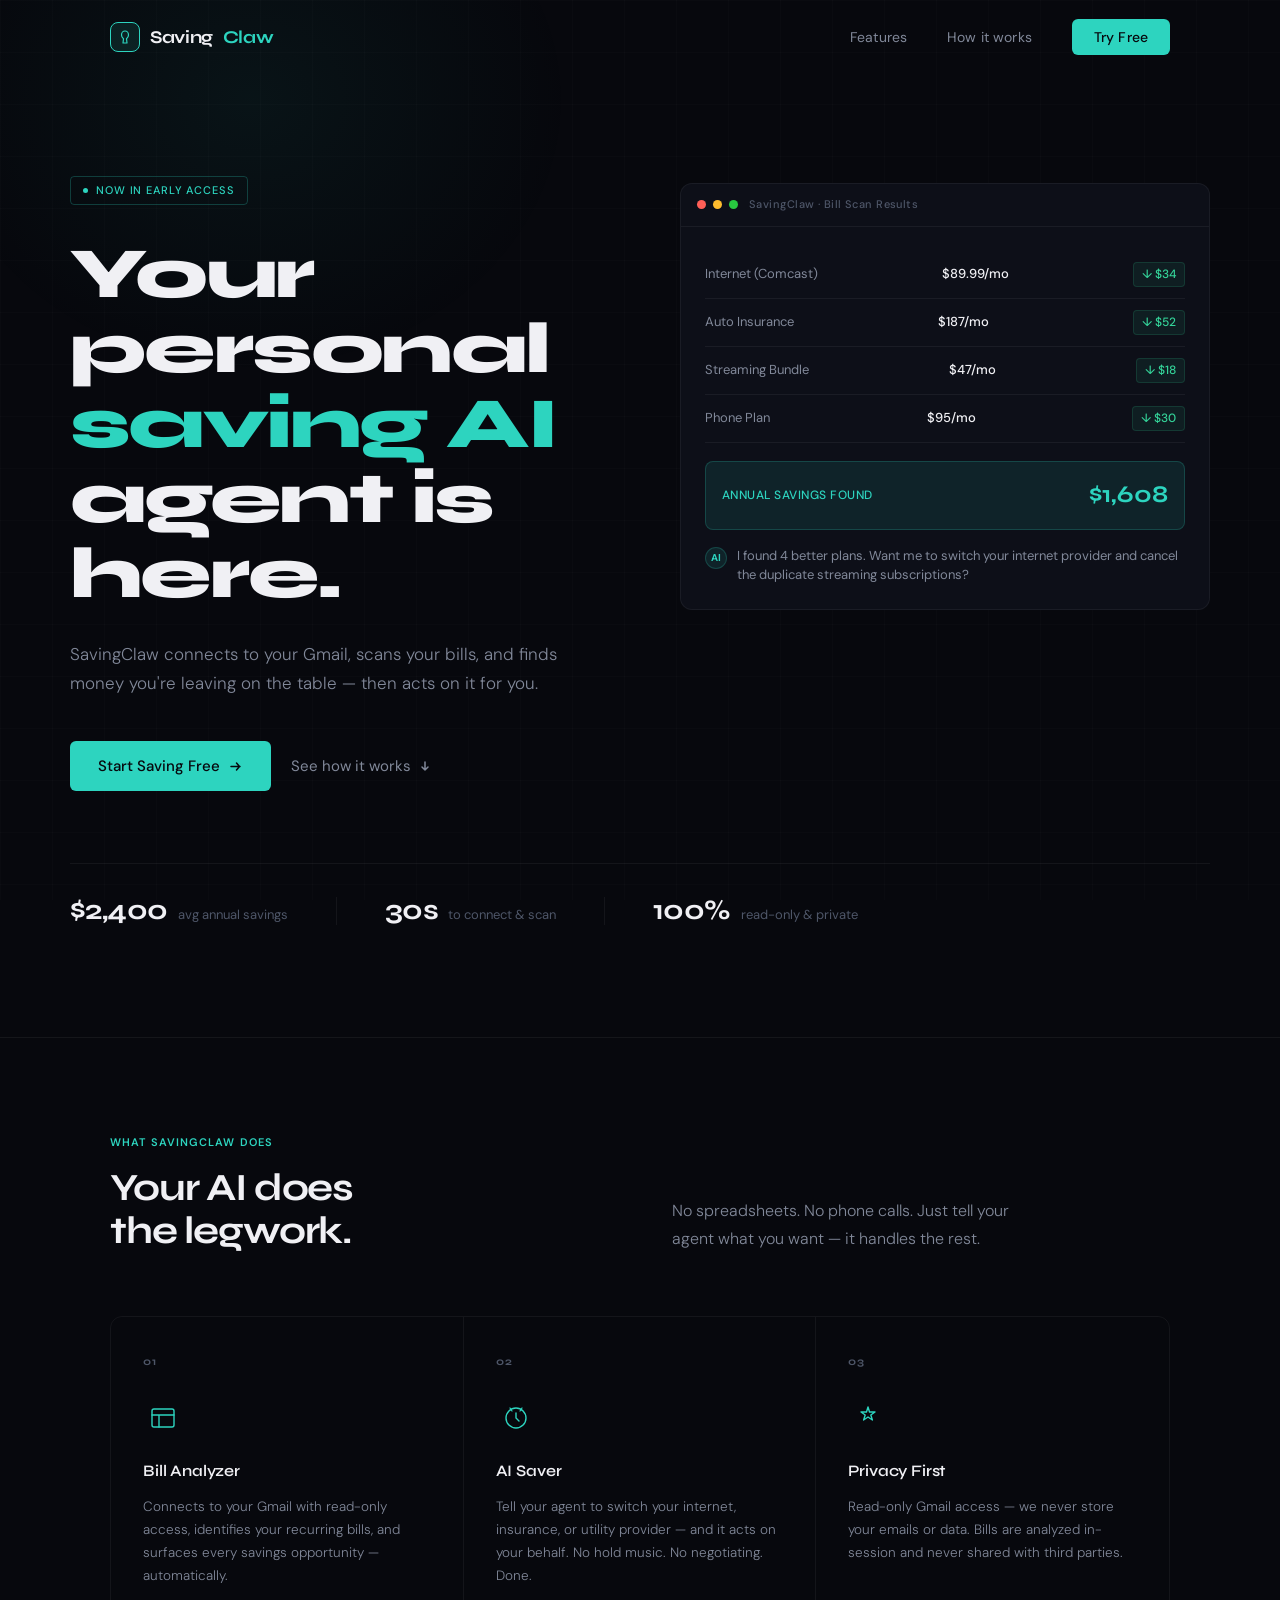
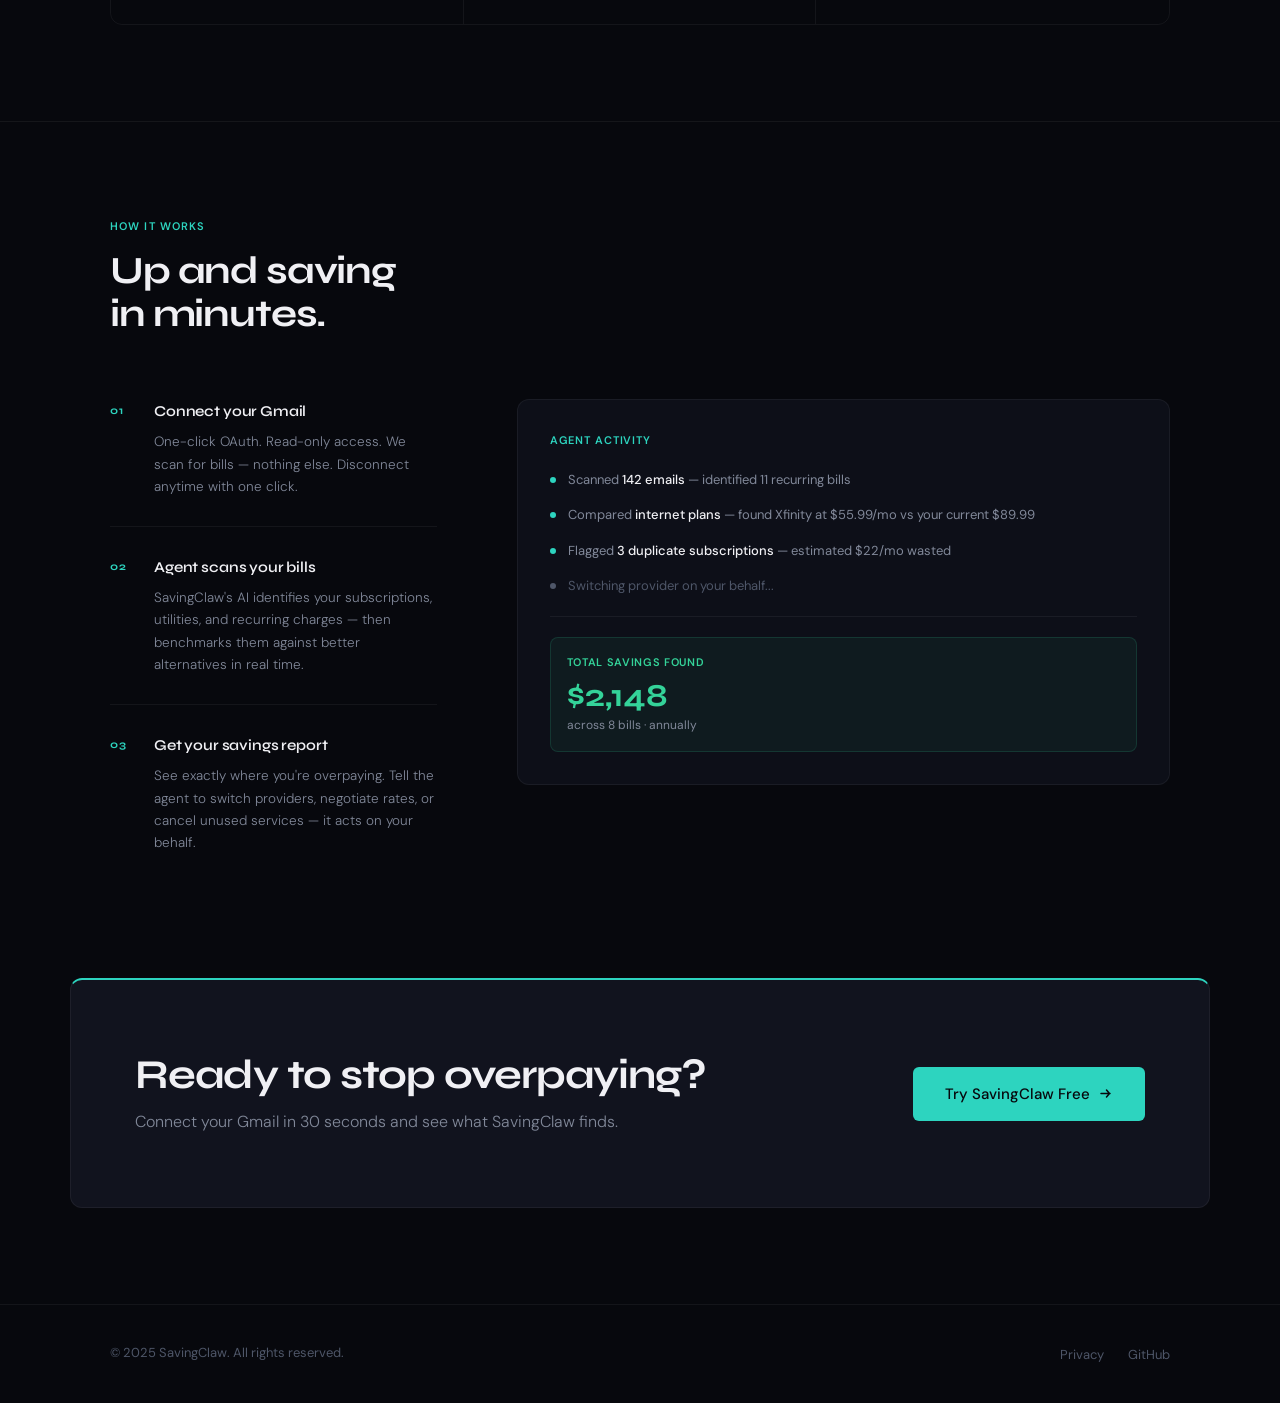
<file: templates/landing.html>
<!DOCTYPE html>
<html lang="en">
<head>
  <meta charset="UTF-8" />
  <meta name="viewport" content="width=device-width, initial-scale=1.0" />
  <title>SavingClaw — Your Personal Saving AI Agent</title>
  <link rel="preconnect" href="https://fonts.googleapis.com" />
  <link rel="preconnect" href="https://fonts.gstatic.com" crossorigin />
  <link href="https://fonts.googleapis.com/css2?family=Syne:wght@400;600;700;800&family=DM+Sans:opsz,wght@9..40,300;9..40,400;9..40,500&display=swap" rel="stylesheet" />
  <style>
    *, *::before, *::after { box-sizing: border-box; margin: 0; padding: 0; }

    :root {
      --bg:      #07080d;
      --s1:      #0d0f18;
      --s2:      #11131e;
      --border:  rgba(255,255,255,0.055);
      --text:    #f0f0f4;
      --muted:   #4e5668;
      --muted2:  #818899;
      --teal:    #2dd4bf;
      --teal2:   rgba(45,212,191,0.1);
      --teal3:   rgba(45,212,191,0.06);
      --green:   #34d399;
      --max:     1140px;
    }

    html { scroll-behavior: smooth; }

    body {
      background: var(--bg);
      color: var(--text);
      font-family: 'DM Sans', system-ui, sans-serif;
      font-size: 16px;
      line-height: 1.6;
      overflow-x: hidden;
      -webkit-font-smoothing: antialiased;
    }

    /* Fine grid texture */
    body::before {
      content: '';
      position: fixed;
      inset: 0;
      z-index: 0;
      background-image:
        linear-gradient(rgba(255,255,255,0.016) 1px, transparent 1px),
        linear-gradient(90deg, rgba(255,255,255,0.016) 1px, transparent 1px);
      background-size: 52px 52px;
      pointer-events: none;
    }

    /* Teal ambient light top-left */
    body::after {
      content: '';
      position: fixed;
      top: -200px;
      left: -100px;
      width: 700px;
      height: 600px;
      background: radial-gradient(ellipse, rgba(45,212,191,0.06) 0%, transparent 65%);
      pointer-events: none;
      z-index: 0;
    }

    .container {
      position: relative;
      z-index: 1;
      max-width: var(--max);
      margin: 0 auto;
      padding: 0 40px;
    }

    /* ── Nav ── */
    nav {
      position: sticky;
      top: 0;
      z-index: 100;
      border-bottom: 1px solid transparent;
      transition: background 0.3s, border-color 0.3s;
    }
    nav.scrolled {
      background: rgba(7,8,13,0.9);
      backdrop-filter: blur(24px);
      -webkit-backdrop-filter: blur(24px);
      border-bottom-color: var(--border);
    }
    .nav-inner {
      display: flex;
      align-items: center;
      justify-content: space-between;
      padding: 22px 0;
    }
    .logo {
      display: flex;
      align-items: center;
      gap: 10px;
      text-decoration: none;
      font-family: 'Syne', sans-serif;
      font-weight: 700;
      font-size: 18px;
      letter-spacing: -0.02em;
      color: var(--text);
    }
    .logo-mark {
      width: 30px; height: 30px;
      border: 1.5px solid var(--teal);
      border-radius: 8px;
      display: flex;
      align-items: center;
      justify-content: center;
      background: var(--teal2);
    }
    .logo-mark svg { display: block; }
    .logo-claw { color: var(--teal); }
    .nav-links {
      display: flex;
      align-items: center;
      gap: 40px;
      list-style: none;
    }
    .nav-links a {
      color: var(--muted2);
      text-decoration: none;
      font-size: 14px;
      font-weight: 400;
      letter-spacing: 0.01em;
      transition: color 0.2s;
    }
    .nav-links a:hover { color: var(--text); }
    .btn-nav {
      background: var(--teal) !important;
      color: #07080d !important;
      font-weight: 500 !important;
      font-size: 14px;
      padding: 9px 22px;
      border-radius: 6px;
      transition: opacity 0.2s !important;
    }
    .btn-nav:hover { opacity: 0.85; }

    /* ── Hero ── */
    .hero {
      padding: 100px 0 80px;
    }
    .hero-top {
      display: grid;
      grid-template-columns: 1fr 1fr;
      gap: 80px;
      align-items: start;
      margin-bottom: 72px;
    }
    .hero-badge {
      display: inline-flex;
      align-items: center;
      gap: 8px;
      border: 1px solid rgba(45,212,191,0.25);
      border-radius: 4px;
      padding: 5px 12px;
      font-size: 11px;
      font-weight: 500;
      color: var(--teal);
      letter-spacing: 0.08em;
      text-transform: uppercase;
      margin-bottom: 32px;
      opacity: 0;
      transform: translateY(10px);
      animation: up 0.45s ease 0.05s forwards;
    }
    .badge-dot {
      width: 5px; height: 5px;
      background: var(--teal);
      border-radius: 50%;
      animation: blink 2s ease-in-out infinite;
    }
    @keyframes blink { 0%,100%{opacity:1} 50%{opacity:0.25} }

    .hero h1 {
      font-family: 'Syne', sans-serif;
      font-weight: 800;
      font-size: clamp(48px, 5.8vw, 72px);
      line-height: 1.04;
      letter-spacing: -0.035em;
      color: var(--text);
      margin-bottom: 28px;
      opacity: 0;
      transform: translateY(18px);
      animation: up 0.5s ease 0.15s forwards;
    }
    .hero h1 .teal { color: var(--teal); }

    .hero-sub {
      font-size: 17px;
      color: var(--muted2);
      line-height: 1.7;
      font-weight: 300;
      margin-bottom: 44px;
      opacity: 0;
      transform: translateY(18px);
      animation: up 0.5s ease 0.28s forwards;
    }
    .hero-ctas {
      display: flex;
      align-items: center;
      gap: 20px;
      opacity: 0;
      transform: translateY(18px);
      animation: up 0.5s ease 0.4s forwards;
    }
    .btn-primary {
      display: inline-flex;
      align-items: center;
      gap: 8px;
      background: var(--teal);
      color: #07080d;
      font-family: 'DM Sans', sans-serif;
      font-size: 15px;
      font-weight: 500;
      padding: 13px 28px;
      border-radius: 6px;
      text-decoration: none;
      transition: opacity 0.2s, transform 0.2s;
    }
    .btn-primary:hover { opacity: 0.88; transform: translateY(-1px); }
    .btn-secondary {
      display: inline-flex;
      align-items: center;
      gap: 7px;
      color: var(--muted2);
      font-size: 15px;
      font-weight: 400;
      text-decoration: none;
      transition: color 0.2s;
    }
    .btn-secondary:hover { color: var(--text); }

    /* ── Hero visual panel ── */
    .hero-panel {
      padding-top: 8px;
      opacity: 0;
      animation: fadeIn 0.7s ease 0.55s forwards;
    }
    .hero-card {
      background: var(--s1);
      border: 1px solid var(--border);
      border-radius: 12px;
      overflow: hidden;
    }
    .card-topbar {
      display: flex;
      align-items: center;
      gap: 7px;
      padding: 12px 16px;
      border-bottom: 1px solid var(--border);
    }
    .dot { width: 9px; height: 9px; border-radius: 50%; }
    .dot-r { background: #ff5f57; }
    .dot-y { background: #febc2e; }
    .dot-g { background: #28c840; }
    .card-title {
      font-size: 11px;
      font-weight: 500;
      color: var(--muted);
      letter-spacing: 0.04em;
      margin-left: 4px;
    }
    .card-body { padding: 24px; }

    .scan-row {
      display: flex;
      align-items: center;
      justify-content: space-between;
      padding: 11px 0;
      border-bottom: 1px solid var(--border);
      font-size: 13px;
    }
    .scan-row:last-of-type { border-bottom: none; }
    .scan-name { color: var(--muted2); }
    .scan-amount { font-weight: 500; color: var(--text); }
    .scan-saving {
      font-size: 12px;
      font-weight: 500;
      color: var(--green);
      background: rgba(52,211,153,0.08);
      border: 1px solid rgba(52,211,153,0.15);
      padding: 2px 8px;
      border-radius: 4px;
    }

    .card-total {
      margin-top: 18px;
      padding: 14px 16px;
      background: var(--teal2);
      border: 1px solid rgba(45,212,191,0.2);
      border-radius: 8px;
      display: flex;
      align-items: center;
      justify-content: space-between;
    }
    .card-total-label {
      font-size: 12px;
      font-weight: 500;
      color: var(--teal);
      letter-spacing: 0.04em;
      text-transform: uppercase;
    }
    .card-total-amount {
      font-family: 'Syne', sans-serif;
      font-size: 24px;
      font-weight: 700;
      color: var(--teal);
    }

    .agent-msg {
      margin-top: 16px;
      display: flex;
      align-items: flex-start;
      gap: 10px;
      font-size: 13px;
      color: var(--muted2);
      line-height: 1.5;
    }
    .agent-icon {
      flex-shrink: 0;
      width: 22px; height: 22px;
      background: var(--teal2);
      border: 1px solid rgba(45,212,191,0.2);
      border-radius: 50%;
      display: flex;
      align-items: center;
      justify-content: center;
      font-size: 10px;
      color: var(--teal);
      font-weight: 700;
      margin-top: 1px;
    }

    /* Ticker row below hero */
    .hero-ticker {
      display: flex;
      align-items: center;
      gap: 48px;
      padding: 24px 0;
      border-top: 1px solid var(--border);
      overflow: hidden;
    }
    .ticker-item {
      display: flex;
      align-items: baseline;
      gap: 10px;
      flex-shrink: 0;
      opacity: 0;
      transform: translateY(8px);
    }
    .ticker-item.visible { animation: up 0.4s ease forwards; }
    .ticker-num {
      font-family: 'Syne', sans-serif;
      font-size: 28px;
      font-weight: 700;
      color: var(--text);
      letter-spacing: -0.02em;
    }
    .ticker-label {
      font-size: 13px;
      color: var(--muted);
    }
    .ticker-divider { width: 1px; height: 28px; background: var(--border); flex-shrink: 0; }

    /* ── Animations ── */
    @keyframes up   { to { opacity:1; transform:translateY(0); } }
    @keyframes fadeIn { to { opacity:1; } }

    /* ── Features ── */
    .features {
      padding: 96px 0;
      border-top: 1px solid var(--border);
    }
    .features-header {
      display: grid;
      grid-template-columns: 1fr 1fr;
      gap: 64px;
      align-items: end;
      margin-bottom: 64px;
    }
    .section-tag {
      font-size: 11px;
      font-weight: 600;
      letter-spacing: 0.1em;
      text-transform: uppercase;
      color: var(--teal);
      margin-bottom: 14px;
    }
    .section-h {
      font-family: 'Syne', sans-serif;
      font-size: clamp(30px, 3vw, 42px);
      font-weight: 700;
      line-height: 1.12;
      letter-spacing: -0.03em;
    }
    .section-sub {
      font-size: 16px;
      color: var(--muted2);
      line-height: 1.7;
      font-weight: 300;
      max-width: 380px;
      align-self: end;
    }

    .features-list {
      display: grid;
      grid-template-columns: repeat(3, 1fr);
      gap: 0;
      border: 1px solid var(--border);
      border-radius: 12px;
      overflow: hidden;
    }
    .feat {
      padding: 36px 32px;
      border-right: 1px solid var(--border);
      position: relative;
      opacity: 0;
      transform: translateY(16px);
      transition: background 0.25s;
    }
    .feat:last-child { border-right: none; }
    .feat.visible { animation: up 0.45s ease forwards; }
    .feat:hover { background: var(--s1); }
    .feat-num {
      font-family: 'Syne', sans-serif;
      font-size: 11px;
      font-weight: 700;
      color: var(--muted);
      letter-spacing: 0.1em;
      margin-bottom: 28px;
    }
    .feat-icon {
      width: 40px; height: 40px;
      margin-bottom: 20px;
      display: flex;
      align-items: center;
      justify-content: center;
    }
    .feat-title {
      font-family: 'Syne', sans-serif;
      font-size: 16px;
      font-weight: 600;
      color: var(--text);
      margin-bottom: 12px;
      letter-spacing: -0.01em;
    }
    .feat-desc {
      font-size: 13.5px;
      color: var(--muted2);
      line-height: 1.7;
      font-weight: 300;
    }
    .feat-teal-line {
      position: absolute;
      top: 0; left: 0; right: 0;
      height: 2px;
      background: var(--teal);
      transform: scaleX(0);
      transform-origin: left;
      transition: transform 0.3s ease;
    }
    .feat:hover .feat-teal-line { transform: scaleX(1); }

    /* ── How it works ── */
    .how {
      padding: 96px 0;
      border-top: 1px solid var(--border);
    }
    .how-header {
      margin-bottom: 64px;
    }
    .how-grid {
      display: grid;
      grid-template-columns: 1fr 2fr;
      gap: 80px;
      align-items: start;
    }
    .how-steps {
      display: flex;
      flex-direction: column;
      gap: 0;
    }
    .step {
      display: flex;
      gap: 20px;
      padding: 28px 0;
      border-bottom: 1px solid var(--border);
      opacity: 0;
      transform: translateX(-12px);
    }
    .step:first-child { padding-top: 0; }
    .step:last-child { border-bottom: none; }
    .step.visible { animation: slideIn 0.45s ease forwards; }
    @keyframes slideIn { to { opacity:1; transform:translateX(0); } }
    .step-num {
      font-family: 'Syne', sans-serif;
      font-size: 11px;
      font-weight: 700;
      color: var(--teal);
      letter-spacing: 0.08em;
      padding-top: 3px;
      min-width: 24px;
    }
    .step-content {}
    .step-title {
      font-family: 'Syne', sans-serif;
      font-size: 15px;
      font-weight: 600;
      color: var(--text);
      margin-bottom: 8px;
      letter-spacing: -0.01em;
    }
    .step-desc {
      font-size: 13.5px;
      color: var(--muted2);
      line-height: 1.65;
      font-weight: 300;
    }

    /* Preview panel for How it works */
    .how-preview {
      position: sticky;
      top: 100px;
      background: var(--s1);
      border: 1px solid var(--border);
      border-radius: 12px;
      padding: 32px;
      opacity: 0;
      animation: fadeIn 0.6s ease 0.4s forwards;
    }
    .preview-label {
      font-size: 11px;
      font-weight: 600;
      color: var(--teal);
      letter-spacing: 0.08em;
      text-transform: uppercase;
      margin-bottom: 20px;
    }
    .preview-line {
      display: flex;
      align-items: flex-start;
      gap: 12px;
      margin-bottom: 16px;
    }
    .pl-dot {
      width: 6px; height: 6px;
      background: var(--teal);
      border-radius: 50%;
      margin-top: 7px;
      flex-shrink: 0;
    }
    .pl-dot.muted { background: var(--muted); }
    .pl-text { font-size: 13px; color: var(--muted2); line-height: 1.5; }
    .pl-text strong { color: var(--text); font-weight: 500; }
    .preview-divider { height: 1px; background: var(--border); margin: 20px 0; }
    .preview-result {
      background: rgba(52,211,153,0.06);
      border: 1px solid rgba(52,211,153,0.15);
      border-radius: 8px;
      padding: 16px;
    }
    .pr-label { font-size: 11px; font-weight: 600; color: var(--green); letter-spacing: 0.06em; text-transform: uppercase; margin-bottom: 8px; }
    .pr-amount { font-family: 'Syne', sans-serif; font-size: 32px; font-weight: 700; color: var(--green); line-height: 1; margin-bottom: 4px; }
    .pr-sub { font-size: 12px; color: var(--muted2); }

    /* ── CTA ── */
    .cta-section {
      padding: 0 0 96px;
    }
    .cta-band {
      background: var(--s2);
      border: 1px solid var(--border);
      border-top: 2px solid var(--teal);
      border-radius: 12px;
      padding: 72px 64px;
      display: grid;
      grid-template-columns: 1fr auto;
      align-items: center;
      gap: 48px;
    }
    .cta-title {
      font-family: 'Syne', sans-serif;
      font-size: clamp(28px, 3.2vw, 42px);
      font-weight: 700;
      letter-spacing: -0.03em;
      line-height: 1.1;
      margin-bottom: 12px;
    }
    .cta-sub {
      font-size: 16px;
      color: var(--muted2);
      font-weight: 300;
    }

    /* ── Footer ── */
    footer {
      border-top: 1px solid var(--border);
      padding: 36px 0;
      position: relative;
      z-index: 1;
    }
    .footer-inner {
      display: flex;
      align-items: center;
      justify-content: space-between;
      flex-wrap: wrap;
      gap: 16px;
    }
    .footer-copy { font-size: 13px; color: var(--muted); }
    .footer-links { display: flex; gap: 24px; list-style: none; }
    .footer-links a {
      font-size: 13px;
      color: var(--muted);
      text-decoration: none;
      transition: color 0.2s;
    }
    .footer-links a:hover { color: var(--text); }

    /* ── Responsive ── */
    @media (max-width: 900px) {
      .hero-top { grid-template-columns: 1fr; gap: 48px; }
      .features-header { grid-template-columns: 1fr; gap: 20px; }
      .features-list { grid-template-columns: 1fr; }
      .feat { border-right: none; border-bottom: 1px solid var(--border); }
      .feat:last-child { border-bottom: none; }
      .how-grid { grid-template-columns: 1fr; }
      .how-preview { position: static; }
      .cta-band { grid-template-columns: 1fr; gap: 32px; padding: 48px 32px; }
      .hero-ticker { flex-wrap: wrap; gap: 32px; }
      .ticker-divider { display: none; }
    }
    @media (max-width: 560px) {
      .container { padding: 0 20px; }
      .nav-links li:not(:last-child) { display: none; }
      .hero h1 { font-size: 40px; }
    }
  </style>
</head>
<body>

  <!-- Nav -->
  <nav id="nav">
    <div class="container">
      <div class="nav-inner">
        <a href="#" class="logo">
          <div class="logo-mark">
            <svg width="14" height="14" viewBox="0 0 14 14" fill="none">
              <path d="M7 1C5 1 3.5 2.8 3.5 5C3.5 6.8 4.5 8 5.5 8.8L5 13H9L8.5 8.8C9.5 8 10.5 6.8 10.5 5C10.5 2.8 9 1 7 1Z" stroke="#2dd4bf" stroke-width="1.2" stroke-linejoin="round" fill="none"/>
            </svg>
          </div>
          Saving<span class="logo-claw">Claw</span>
        </a>
        <ul class="nav-links">
          <li><a href="#features">Features</a></li>
          <li><a href="#how-it-works">How it works</a></li>
          <li><a href="/" class="btn-nav">Try Free</a></li>
        </ul>
      </div>
    </div>
  </nav>

  <!-- Hero -->
  <section class="hero container">
    <div class="hero-top">
      <div class="hero-text">
        <div class="hero-badge">
          <span class="badge-dot"></span>
          Now in early access
        </div>
        <h1>Your personal<br/><span class="teal">saving AI</span><br/>agent is here.</h1>
        <p class="hero-sub">SavingClaw connects to your Gmail, scans your bills, and finds money you're leaving on the table — then acts on it for you.</p>
        <div class="hero-ctas">
          <a href="/" class="btn-primary">
            Start Saving Free
            <svg width="15" height="15" viewBox="0 0 15 15" fill="none"><path d="M3 7.5h9M8.5 4l3 3.5-3 3.5" stroke="currentColor" stroke-width="1.5" stroke-linecap="round" stroke-linejoin="round"/></svg>
          </a>
          <a href="#how-it-works" class="btn-secondary">
            See how it works
            <svg width="14" height="14" viewBox="0 0 14 14" fill="none"><path d="M7 3v8M4 8l3 3 3-3" stroke="currentColor" stroke-width="1.5" stroke-linecap="round" stroke-linejoin="round"/></svg>
          </a>
        </div>
      </div>

      <div class="hero-panel">
        <div class="hero-card">
          <div class="card-topbar">
            <div class="dot dot-r"></div>
            <div class="dot dot-y"></div>
            <div class="dot dot-g"></div>
            <span class="card-title">SavingClaw · Bill Scan Results</span>
          </div>
          <div class="card-body">
            <div class="scan-row">
              <span class="scan-name">Internet (Comcast)</span>
              <span class="scan-amount">$89.99/mo</span>
              <span class="scan-saving">↓ $34</span>
            </div>
            <div class="scan-row">
              <span class="scan-name">Auto Insurance</span>
              <span class="scan-amount">$187/mo</span>
              <span class="scan-saving">↓ $52</span>
            </div>
            <div class="scan-row">
              <span class="scan-name">Streaming Bundle</span>
              <span class="scan-amount">$47/mo</span>
              <span class="scan-saving">↓ $18</span>
            </div>
            <div class="scan-row">
              <span class="scan-name">Phone Plan</span>
              <span class="scan-amount">$95/mo</span>
              <span class="scan-saving">↓ $30</span>
            </div>
            <div class="card-total">
              <span class="card-total-label">Annual Savings Found</span>
              <span class="card-total-amount">$1,608</span>
            </div>
            <div class="agent-msg">
              <div class="agent-icon">AI</div>
              <span>I found 4 better plans. Want me to switch your internet provider and cancel the duplicate streaming subscriptions?</span>
            </div>
          </div>
        </div>
      </div>
    </div>

    <!-- Stats ticker -->
    <div class="hero-ticker">
      <div class="ticker-item">
        <span class="ticker-num">$2,400</span>
        <span class="ticker-label">avg annual savings</span>
      </div>
      <div class="ticker-divider"></div>
      <div class="ticker-item" style="animation-delay:0.1s">
        <span class="ticker-num">30s</span>
        <span class="ticker-label">to connect &amp; scan</span>
      </div>
      <div class="ticker-divider"></div>
      <div class="ticker-item" style="animation-delay:0.2s">
        <span class="ticker-num">100%</span>
        <span class="ticker-label">read-only &amp; private</span>
      </div>
    </div>
  </section>

  <!-- Features -->
  <section class="features" id="features">
    <div class="container">
      <div class="features-header">
        <div>
          <div class="section-tag">What SavingClaw does</div>
          <h2 class="section-h">Your AI does<br/>the legwork.</h2>
        </div>
        <p class="section-sub">No spreadsheets. No phone calls. Just tell your agent what you want — it handles the rest.</p>
      </div>
      <div class="features-list">
        <div class="feat">
          <div class="feat-teal-line"></div>
          <div class="feat-num">01</div>
          <div class="feat-icon">
            <svg width="28" height="28" viewBox="0 0 28 28" fill="none"><rect x="3" y="5" width="22" height="18" rx="2" stroke="#2dd4bf" stroke-width="1.4"/><path d="M3 11h22M10 11v12" stroke="#2dd4bf" stroke-width="1.4" stroke-linecap="round"/></svg>
          </div>
          <div class="feat-title">Bill Analyzer</div>
          <div class="feat-desc">Connects to your Gmail with read-only access, identifies your recurring bills, and surfaces every savings opportunity — automatically.</div>
        </div>
        <div class="feat" style="animation-delay:0.1s">
          <div class="feat-teal-line"></div>
          <div class="feat-num">02</div>
          <div class="feat-icon">
            <svg width="28" height="28" viewBox="0 0 28 28" fill="none"><circle cx="14" cy="14" r="10" stroke="#2dd4bf" stroke-width="1.4"/><path d="M14 9v5l3 3" stroke="#2dd4bf" stroke-width="1.4" stroke-linecap="round"/><path d="M8 4l2 3M20 4l-2 3" stroke="#2dd4bf" stroke-width="1.2" stroke-linecap="round"/></svg>
          </div>
          <div class="feat-title">AI Saver</div>
          <div class="feat-desc">Tell your agent to switch your internet, insurance, or utility provider — and it acts on your behalf. No hold music. No negotiating. Done.</div>
        </div>
        <div class="feat" style="animation-delay:0.2s">
          <div class="feat-teal-line"></div>
          <div class="feat-num">03</div>
          <div class="feat-icon">
            <svg width="28" height="28" viewBox="0 0 28 28" fill="none"><path d="M14 3l1.5 5H21l-4.2 3 1.6 5L14 13l-4.4 3 1.6-5L7 8h5.5L14 3z" stroke="#2dd4bf" stroke-width="1.4" stroke-linejoin="round" fill="none"/></svg>
          </div>
          <div class="feat-title">Privacy First</div>
          <div class="feat-desc">Read-only Gmail access — we never store your emails or data. Bills are analyzed in-session and never shared with third parties.</div>
        </div>
      </div>
    </div>
  </section>

  <!-- How it works -->
  <section class="how" id="how-it-works">
    <div class="container">
      <div class="how-header">
        <div class="section-tag">How it works</div>
        <h2 class="section-h">Up and saving<br/>in minutes.</h2>
      </div>
      <div class="how-grid">
        <div class="how-steps">
          <div class="step">
            <div class="step-num">01</div>
            <div class="step-content">
              <div class="step-title">Connect your Gmail</div>
              <div class="step-desc">One-click OAuth. Read-only access. We scan for bills — nothing else. Disconnect anytime with one click.</div>
            </div>
          </div>
          <div class="step" style="animation-delay:0.12s">
            <div class="step-num">02</div>
            <div class="step-content">
              <div class="step-title">Agent scans your bills</div>
              <div class="step-desc">SavingClaw's AI identifies your subscriptions, utilities, and recurring charges — then benchmarks them against better alternatives in real time.</div>
            </div>
          </div>
          <div class="step" style="animation-delay:0.24s">
            <div class="step-num">03</div>
            <div class="step-content">
              <div class="step-title">Get your savings report</div>
              <div class="step-desc">See exactly where you're overpaying. Tell the agent to switch providers, negotiate rates, or cancel unused services — it acts on your behalf.</div>
            </div>
          </div>
        </div>

        <div class="how-preview">
          <div class="preview-label">Agent Activity</div>
          <div class="preview-line">
            <div class="pl-dot"></div>
            <div class="pl-text">Scanned <strong>142 emails</strong> — identified 11 recurring bills</div>
          </div>
          <div class="preview-line">
            <div class="pl-dot"></div>
            <div class="pl-text">Compared <strong>internet plans</strong> — found Xfinity at $55.99/mo vs your current $89.99</div>
          </div>
          <div class="preview-line">
            <div class="pl-dot"></div>
            <div class="pl-text">Flagged <strong>3 duplicate subscriptions</strong> — estimated $22/mo wasted</div>
          </div>
          <div class="preview-line">
            <div class="pl-dot muted"></div>
            <div class="pl-text" style="color:var(--muted)">Switching provider on your behalf...</div>
          </div>
          <div class="preview-divider"></div>
          <div class="preview-result">
            <div class="pr-label">Total Savings Found</div>
            <div class="pr-amount">$2,148</div>
            <div class="pr-sub">across 8 bills · annually</div>
          </div>
        </div>
      </div>
    </div>
  </section>

  <!-- CTA -->
  <section class="cta-section container">
    <div class="cta-band">
      <div>
        <h2 class="cta-title">Ready to stop overpaying?</h2>
        <p class="cta-sub">Connect your Gmail in 30 seconds and see what SavingClaw finds.</p>
      </div>
      <a href="/" class="btn-primary" style="font-size:15px; padding:15px 32px; white-space:nowrap;">
        Try SavingClaw Free
        <svg width="15" height="15" viewBox="0 0 15 15" fill="none"><path d="M3 7.5h9M8.5 4l3 3.5-3 3.5" stroke="currentColor" stroke-width="1.5" stroke-linecap="round" stroke-linejoin="round"/></svg>
      </a>
    </div>
  </section>

  <!-- Footer -->
  <footer>
    <div class="container">
      <div class="footer-inner">
        <div class="footer-copy">© 2025 SavingClaw. All rights reserved.</div>
        <ul class="footer-links">
          <li><a href="#">Privacy</a></li>
          <li><a href="https://github.com/KaushikSiva/SavingClaw" target="_blank" rel="noopener">GitHub</a></li>
        </ul>
      </div>
    </div>
  </footer>

  <script>
    const nav = document.getElementById('nav');
    window.addEventListener('scroll', () => {
      nav.classList.toggle('scrolled', window.scrollY > 20);
    }, { passive: true });

    const io = new IntersectionObserver((entries) => {
      entries.forEach(e => {
        if (e.isIntersecting) {
          e.target.classList.add('visible');
          io.unobserve(e.target);
        }
      });
    }, { threshold: 0.12 });

    document.querySelectorAll('.ticker-item, .feat, .step').forEach(el => io.observe(el));
  </script>
</body>
</html>
</file>
